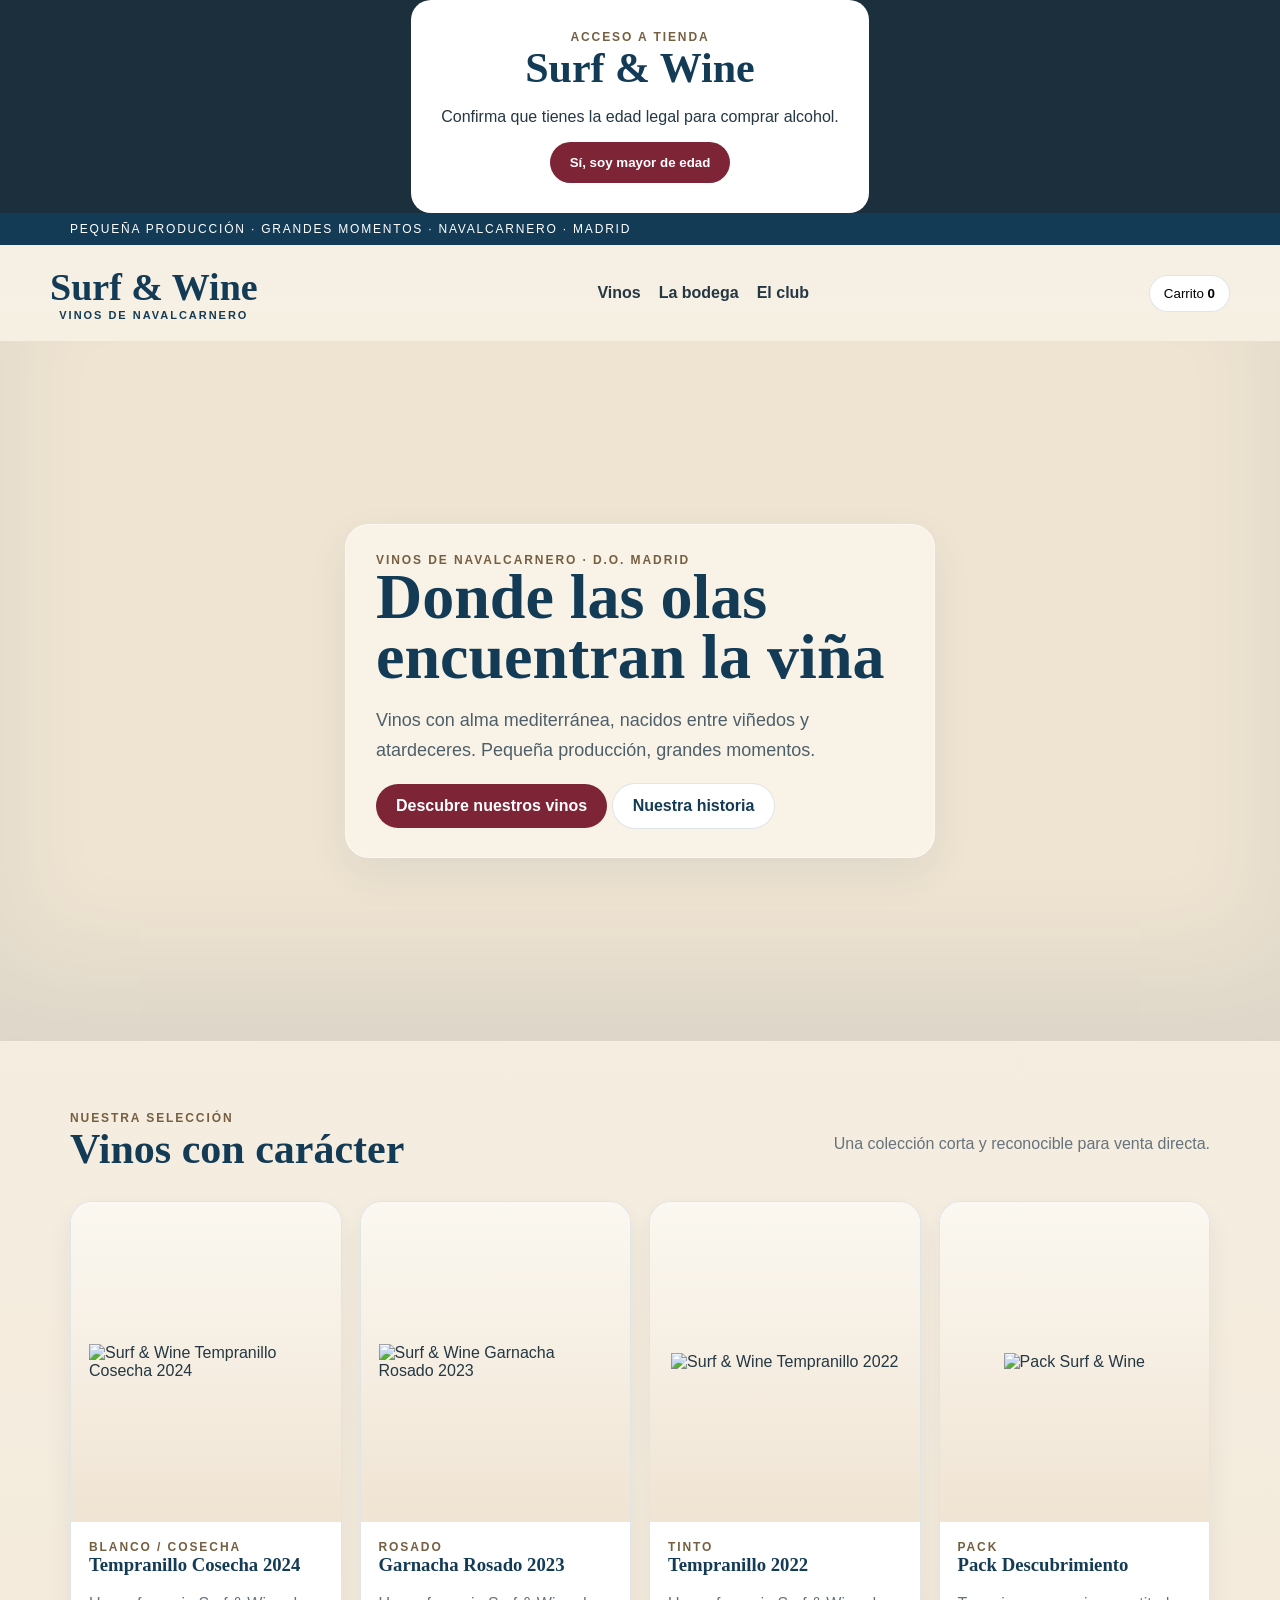
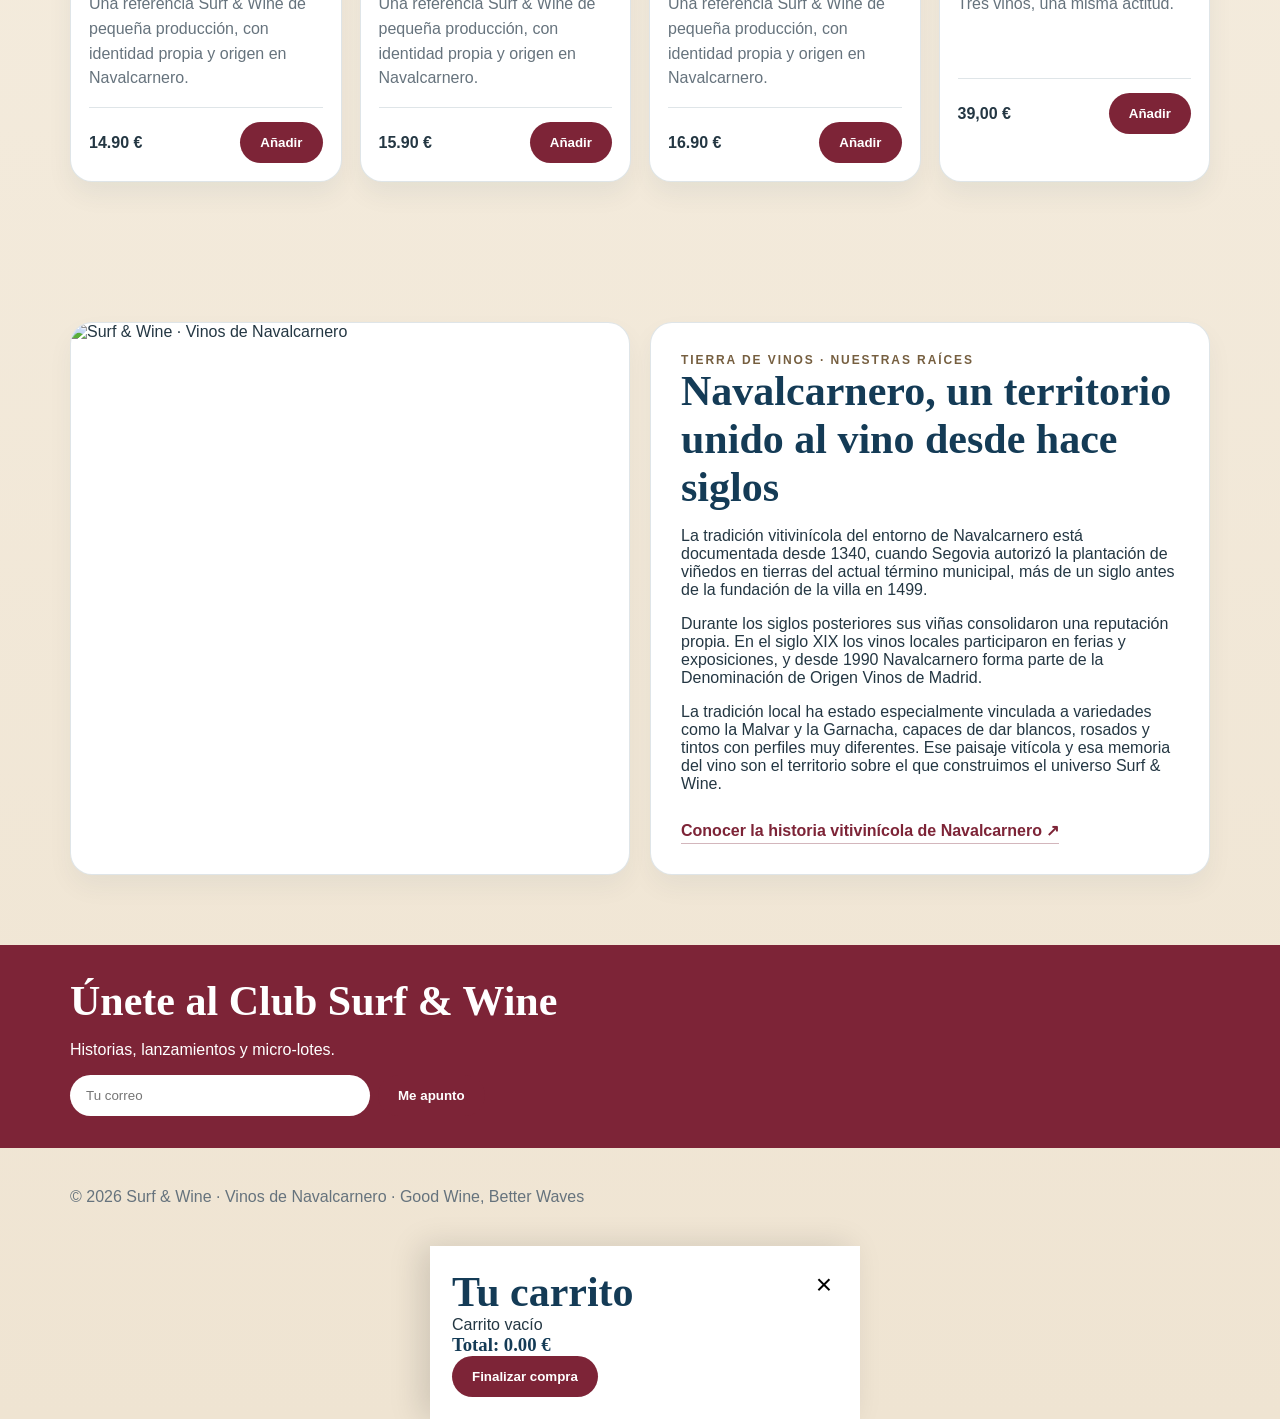
<file: index.html>
<!doctype html><html lang="es"><head><meta charset="utf-8"><meta name="viewport" content="width=device-width,initial-scale=1"><title>Surf & Wine</title><link rel="stylesheet" href="styles.css"></head><body><div class="age" id="age"><div class="agebox"><div class="eyebrow">Acceso a tienda</div><h2>Surf & Wine</h2><p>Confirma que tienes la edad legal para comprar alcohol.</p><button class="btn" onclick="enter()">Sí, soy mayor de edad</button></div></div><div class="top"><div class="wrap">Pequeña producción · Grandes momentos · Navalcarnero · Madrid</div></div><header><div class="wrap nav"><a class="logo" href="index.html">Surf & Wine<small>Vinos de Navalcarnero</small></a><nav class="links"><a href="#vinos">Vinos</a><a href="#bodega">La bodega</a><a href="#club">El club</a></nav><button class="cart" onclick="openCart()">Carrito <b id="cartCount">0</b></button></div></header><main><section class="hero" data-sw-bg="hero"><div class="wrap"><div class="copy"><div class="eyebrow">Vinos de Navalcarnero · D.O. Madrid</div><h1>Donde las olas<br>encuentran la viña</h1><p class="lead">Vinos con alma mediterránea, nacidos entre viñedos y atardeceres. Pequeña producción, grandes momentos.</p><a class="btn" href="#vinos">Descubre nuestros vinos</a> <a class="btn alt" href="#bodega">Nuestra historia</a></div></div></section><section id="vinos"><div class="wrap"><div class="head"><div><div class="eyebrow">Nuestra selección</div><h2>Vinos con carácter</h2></div><p>Una colección corta y reconocible para venta directa.</p></div><div class="grid"><article class="card"><a class="media" href="product-tempranillo-cosecha-2024.html"><img data-sw-img="cosecha" alt="Surf & Wine Tempranillo Cosecha 2024"></a><div class="body"><div class="eyebrow">Blanco / cosecha</div><h3>Tempranillo Cosecha 2024</h3><p>Una referencia Surf & Wine de pequeña producción, con identidad propia y origen en Navalcarnero.</p><div class="price"><span>14.90 €</span><button class="btn" onclick="add('Tempranillo Cosecha 2024',14.9)">Añadir</button></div></div></article><article class="card"><a class="media" href="product-garnacha-rosado-2023.html"><img data-sw-img="rosado" alt="Surf & Wine Garnacha Rosado 2023"></a><div class="body"><div class="eyebrow">Rosado</div><h3>Garnacha Rosado 2023</h3><p>Una referencia Surf & Wine de pequeña producción, con identidad propia y origen en Navalcarnero.</p><div class="price"><span>15.90 €</span><button class="btn" onclick="add('Garnacha Rosado 2023',15.9)">Añadir</button></div></div></article><article class="card"><a class="media" href="product-tempranillo-2022.html"><img data-sw-img="tinto" alt="Surf & Wine Tempranillo 2022"></a><div class="body"><div class="eyebrow">Tinto</div><h3>Tempranillo 2022</h3><p>Una referencia Surf & Wine de pequeña producción, con identidad propia y origen en Navalcarnero.</p><div class="price"><span>16.90 €</span><button class="btn" onclick="add('Tempranillo 2022',16.9)">Añadir</button></div></div></article><article class="card"><div class="media"><img data-sw-img="pack" alt="Pack Surf & Wine"></div><div class="body"><div class="eyebrow">Pack</div><h3>Pack Descubrimiento</h3><p>Tres vinos, una misma actitud.</p><div class="price"><span>39,00 €</span><button class="btn" onclick="add('Pack Descubrimiento',39)">Añadir</button></div></div></article></div></div></section><section id="bodega"><div class="wrap split"><div class="panel"><img data-sw-img="poster" alt="Surf & Wine · Vinos de Navalcarnero"></div><div class="panel"><div class="text"><div class="eyebrow">Tierra de vinos · Nuestras raíces</div><h2>Navalcarnero, un territorio unido al vino desde hace siglos</h2><p>La tradición vitivinícola del entorno de Navalcarnero está documentada desde 1340, cuando Segovia autorizó la plantación de viñedos en tierras del actual término municipal, más de un siglo antes de la fundación de la villa en 1499.</p><p>Durante los siglos posteriores sus viñas consolidaron una reputación propia. En el siglo XIX los vinos locales participaron en ferias y exposiciones, y desde 1990 Navalcarnero forma parte de la Denominación de Origen Vinos de Madrid.</p><p>La tradición local ha estado especialmente vinculada a variedades como la Malvar y la Garnacha, capaces de dar blancos, rosados y tintos con perfiles muy diferentes. Ese paisaje vitícola y esa memoria del vino son el territorio sobre el que construimos el universo Surf & Wine.</p><a class="source-link" href="https://navalcarnero.es/navalcarnero/turismo/gastronomia/tierra-de-vinos/" target="_blank" rel="noopener">Conocer la historia vitivinícola de Navalcarnero ↗</a></div></div></div></section></main><div class="band" id="club"><div class="wrap"><h2>Únete al Club Surf & Wine</h2><p>Historias, lanzamientos y micro-lotes.</p><form class="newsletter" onsubmit="event.preventDefault();alert('Gracias por apuntarte')"><input type="email" placeholder="Tu correo" required><button class="btn">Me apunto</button></form></div></div><footer><div class="wrap">© 2026 Surf & Wine · Vinos de Navalcarnero · Good Wine, Better Waves</div></footer><aside class="drawer" id="drawer"><button class="close" onclick="closeCart()">×</button><h2>Tu carrito</h2><div id="cartItems"></div><h3>Total: <span id="cartTotal">0,00 €</span></h3><button class="btn" onclick="alert('Checkout demo')">Finalizar compra</button></aside><script src="images.js"></script><script src="app.js"></script></body></html>
</file>
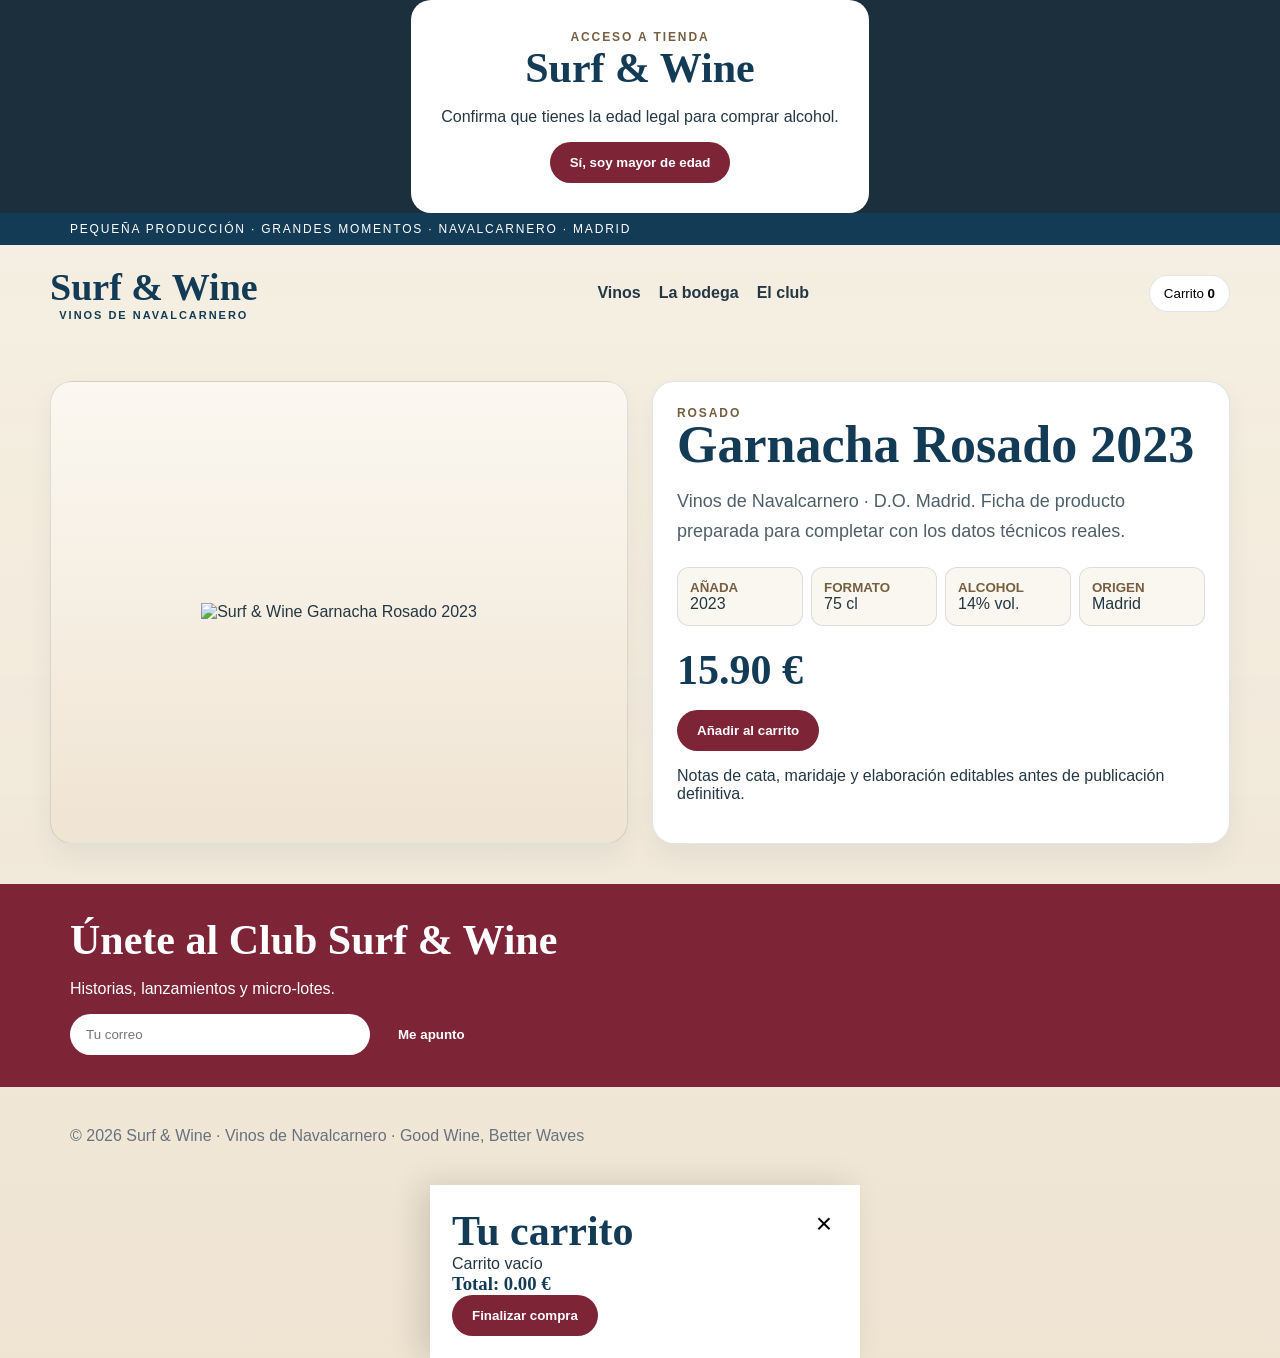
<file: product-garnacha-rosado-2023.html>
<!doctype html><html lang="es"><head><meta charset="utf-8"><meta name="viewport" content="width=device-width,initial-scale=1"><title>Garnacha Rosado 2023 · Surf & Wine</title><link rel="stylesheet" href="styles.css"></head><body><div class="age" id="age"><div class="agebox"><div class="eyebrow">Acceso a tienda</div><h2>Surf & Wine</h2><p>Confirma que tienes la edad legal para comprar alcohol.</p><button class="btn" onclick="enter()">Sí, soy mayor de edad</button></div></div><div class="top"><div class="wrap">Pequeña producción · Grandes momentos · Navalcarnero · Madrid</div></div><header><div class="wrap nav"><a class="logo" href="index.html">Surf & Wine<small>Vinos de Navalcarnero</small></a><nav class="links"><a href="index.html#vinos">Vinos</a><a href="index.html#bodega">La bodega</a><a href="index.html#club">El club</a></nav><button class="cart" onclick="openCart()">Carrito <b id="cartCount">0</b></button></div></header><main><div class="wrap product"><div class="image"><img data-sw-img="rosado" alt="Surf & Wine Garnacha Rosado 2023"></div><div class="info"><div class="eyebrow">Rosado</div><h1 style="font-size:52px">Garnacha Rosado 2023</h1><p class="lead">Vinos de Navalcarnero · D.O. Madrid. Ficha de producto preparada para completar con los datos técnicos reales.</p><div class="facts"><div class="fact"><small>Añada</small>2023</div><div class="fact"><small>Formato</small>75 cl</div><div class="fact"><small>Alcohol</small>14% vol.</div><div class="fact"><small>Origen</small>Madrid</div></div><h2>15.90 €</h2><p><button class="btn" onclick="add('Garnacha Rosado 2023',15.9)">Añadir al carrito</button></p><p>Notas de cata, maridaje y elaboración editables antes de publicación definitiva.</p></div></div></main><div class="band" id="club"><div class="wrap"><h2>Únete al Club Surf & Wine</h2><p>Historias, lanzamientos y micro-lotes.</p><form class="newsletter" onsubmit="event.preventDefault();alert('Gracias por apuntarte')"><input type="email" placeholder="Tu correo" required><button class="btn">Me apunto</button></form></div></div><footer><div class="wrap">© 2026 Surf & Wine · Vinos de Navalcarnero · Good Wine, Better Waves</div></footer><aside class="drawer" id="drawer"><button class="close" onclick="closeCart()">×</button><h2>Tu carrito</h2><div id="cartItems"></div><h3>Total: <span id="cartTotal">0,00 €</span></h3><button class="btn" onclick="alert('Checkout demo')">Finalizar compra</button></aside><script src="images.js"></script><script src="app.js"></script></body></html>
</file>
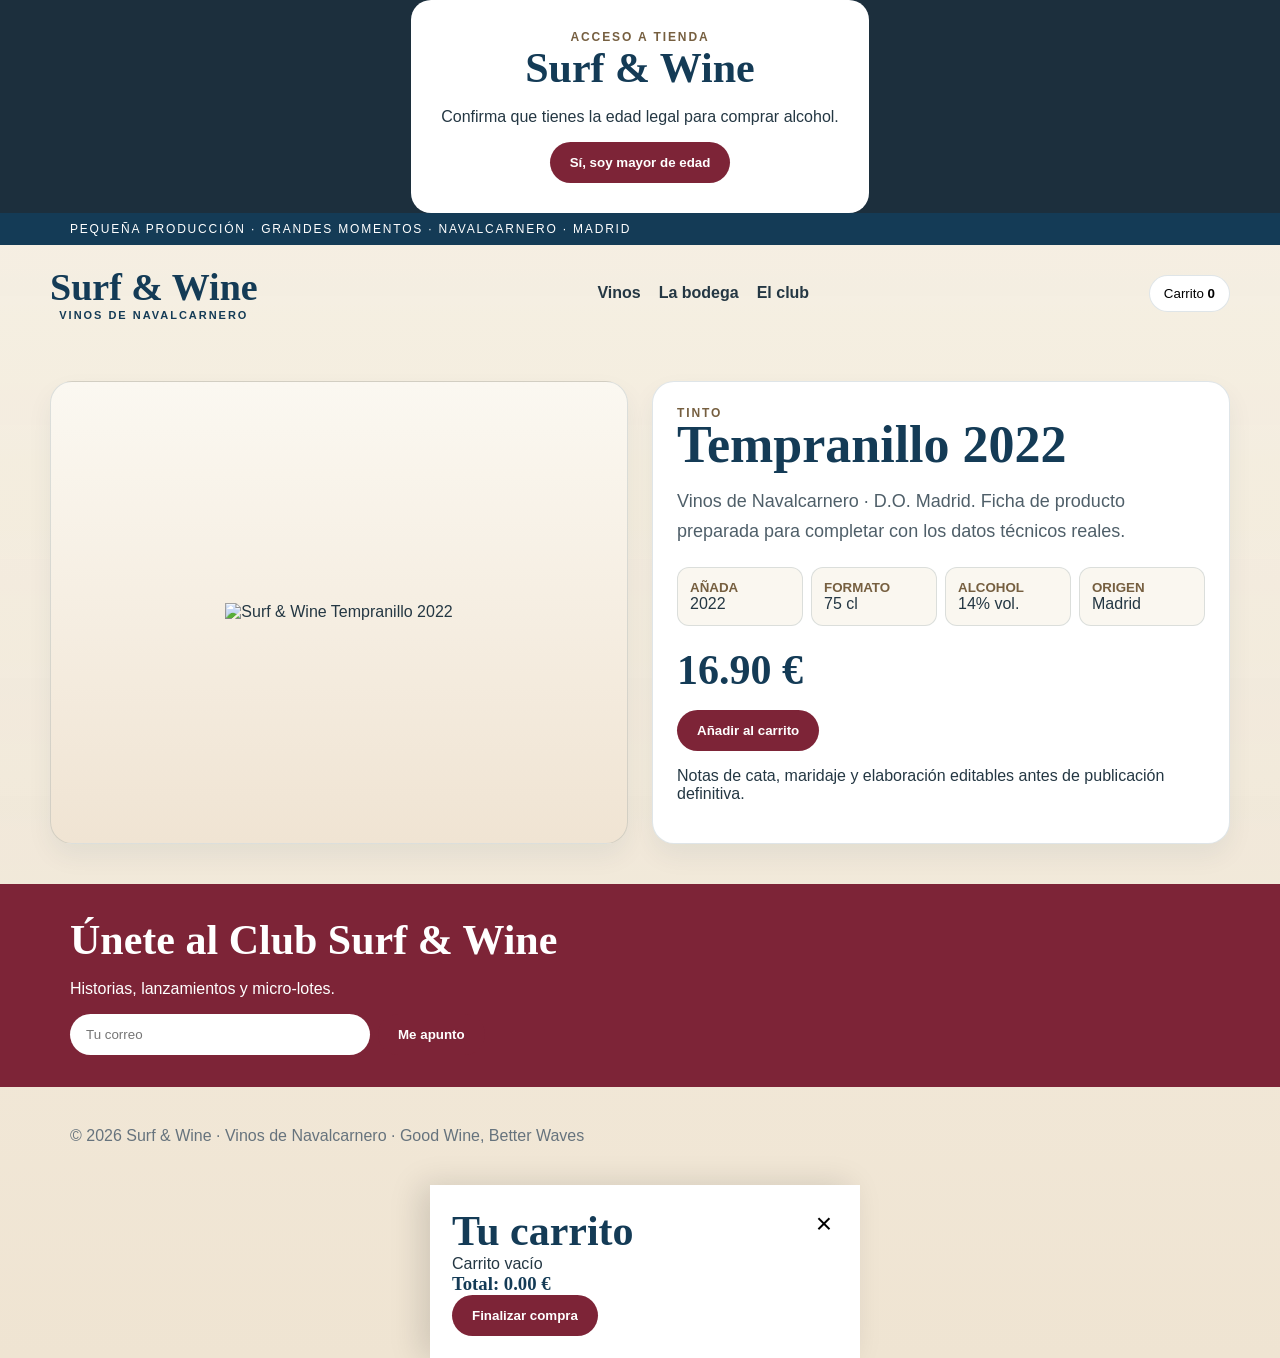
<file: product-tempranillo-2022.html>
<!doctype html><html lang="es"><head><meta charset="utf-8"><meta name="viewport" content="width=device-width,initial-scale=1"><title>Tempranillo 2022 · Surf & Wine</title><link rel="stylesheet" href="styles.css"></head><body><div class="age" id="age"><div class="agebox"><div class="eyebrow">Acceso a tienda</div><h2>Surf & Wine</h2><p>Confirma que tienes la edad legal para comprar alcohol.</p><button class="btn" onclick="enter()">Sí, soy mayor de edad</button></div></div><div class="top"><div class="wrap">Pequeña producción · Grandes momentos · Navalcarnero · Madrid</div></div><header><div class="wrap nav"><a class="logo" href="index.html">Surf & Wine<small>Vinos de Navalcarnero</small></a><nav class="links"><a href="index.html#vinos">Vinos</a><a href="index.html#bodega">La bodega</a><a href="index.html#club">El club</a></nav><button class="cart" onclick="openCart()">Carrito <b id="cartCount">0</b></button></div></header><main><div class="wrap product"><div class="image"><img data-sw-img="tinto" alt="Surf & Wine Tempranillo 2022"></div><div class="info"><div class="eyebrow">Tinto</div><h1 style="font-size:52px">Tempranillo 2022</h1><p class="lead">Vinos de Navalcarnero · D.O. Madrid. Ficha de producto preparada para completar con los datos técnicos reales.</p><div class="facts"><div class="fact"><small>Añada</small>2022</div><div class="fact"><small>Formato</small>75 cl</div><div class="fact"><small>Alcohol</small>14% vol.</div><div class="fact"><small>Origen</small>Madrid</div></div><h2>16.90 €</h2><p><button class="btn" onclick="add('Tempranillo 2022',16.9)">Añadir al carrito</button></p><p>Notas de cata, maridaje y elaboración editables antes de publicación definitiva.</p></div></div></main><div class="band" id="club"><div class="wrap"><h2>Únete al Club Surf & Wine</h2><p>Historias, lanzamientos y micro-lotes.</p><form class="newsletter" onsubmit="event.preventDefault();alert('Gracias por apuntarte')"><input type="email" placeholder="Tu correo" required><button class="btn">Me apunto</button></form></div></div><footer><div class="wrap">© 2026 Surf & Wine · Vinos de Navalcarnero · Good Wine, Better Waves</div></footer><aside class="drawer" id="drawer"><button class="close" onclick="closeCart()">×</button><h2>Tu carrito</h2><div id="cartItems"></div><h3>Total: <span id="cartTotal">0,00 €</span></h3><button class="btn" onclick="alert('Checkout demo')">Finalizar compra</button></aside><script src="images.js"></script><script src="app.js"></script></body></html>
</file>
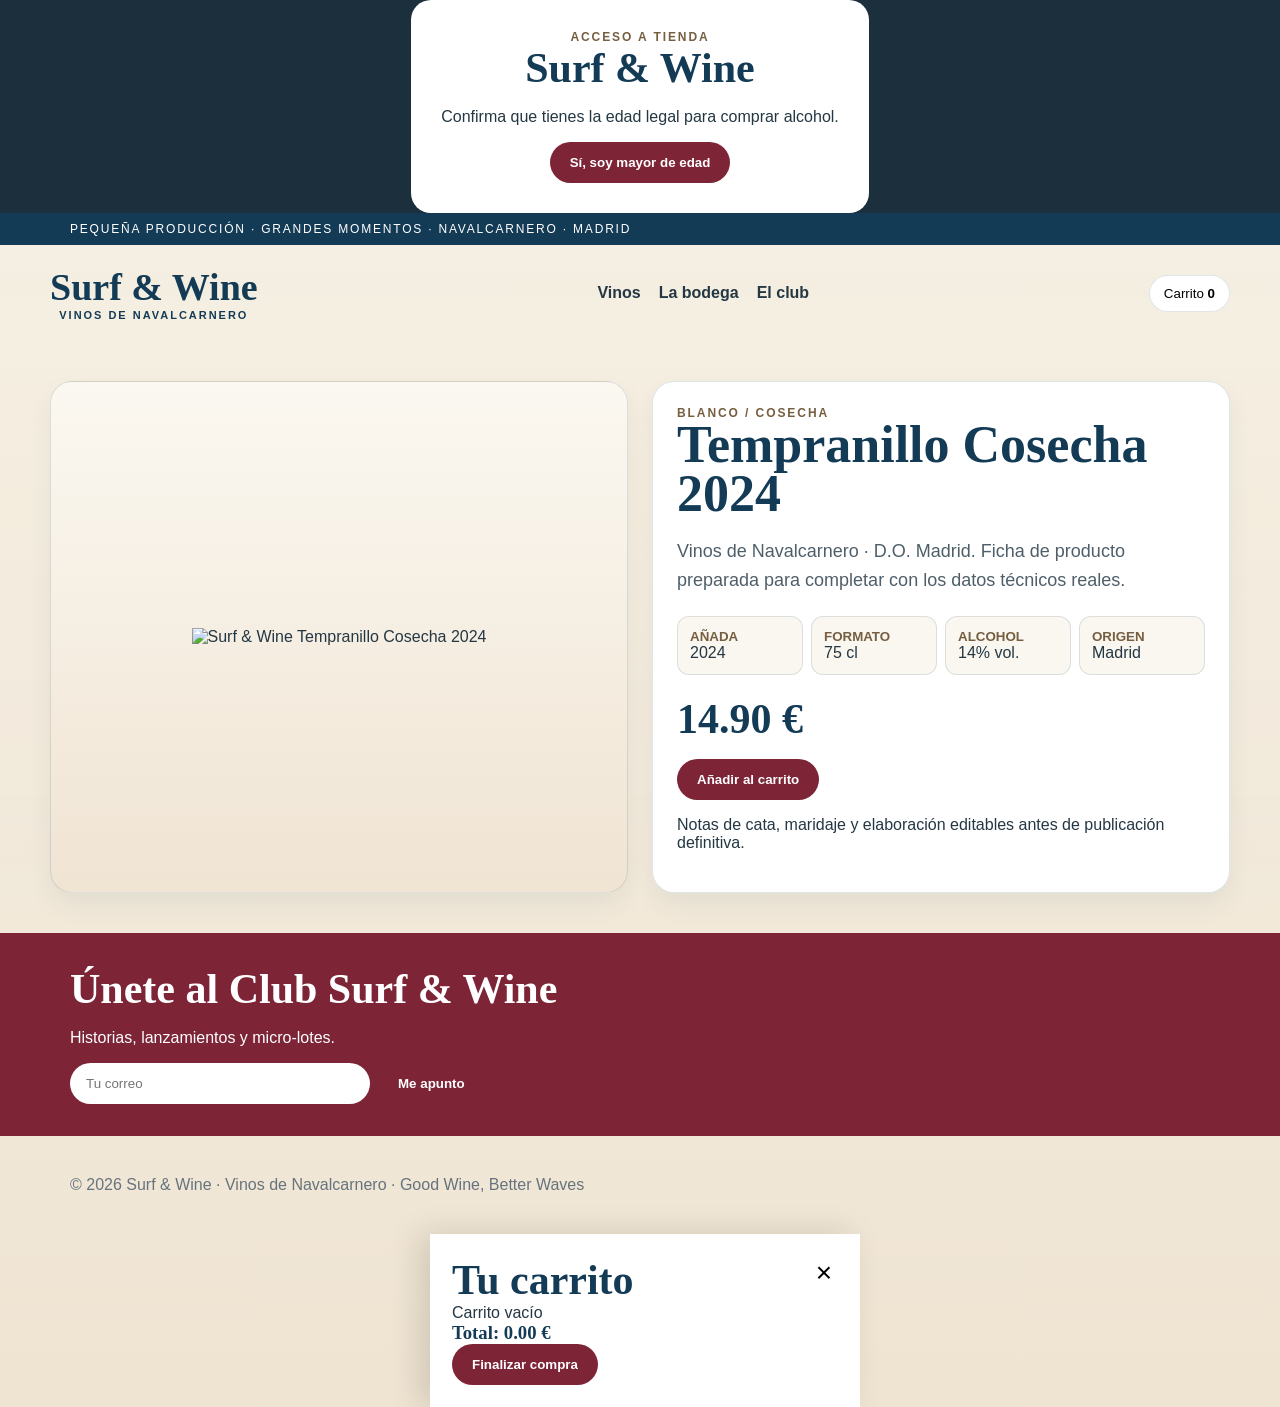
<file: product-tempranillo-cosecha-2024.html>
<!doctype html><html lang="es"><head><meta charset="utf-8"><meta name="viewport" content="width=device-width,initial-scale=1"><title>Tempranillo Cosecha 2024 · Surf & Wine</title><link rel="stylesheet" href="styles.css"></head><body><div class="age" id="age"><div class="agebox"><div class="eyebrow">Acceso a tienda</div><h2>Surf & Wine</h2><p>Confirma que tienes la edad legal para comprar alcohol.</p><button class="btn" onclick="enter()">Sí, soy mayor de edad</button></div></div><div class="top"><div class="wrap">Pequeña producción · Grandes momentos · Navalcarnero · Madrid</div></div><header><div class="wrap nav"><a class="logo" href="index.html">Surf & Wine<small>Vinos de Navalcarnero</small></a><nav class="links"><a href="index.html#vinos">Vinos</a><a href="index.html#bodega">La bodega</a><a href="index.html#club">El club</a></nav><button class="cart" onclick="openCart()">Carrito <b id="cartCount">0</b></button></div></header><main><div class="wrap product"><div class="image"><img data-sw-img="cosecha" alt="Surf & Wine Tempranillo Cosecha 2024"></div><div class="info"><div class="eyebrow">Blanco / cosecha</div><h1 style="font-size:52px">Tempranillo Cosecha 2024</h1><p class="lead">Vinos de Navalcarnero · D.O. Madrid. Ficha de producto preparada para completar con los datos técnicos reales.</p><div class="facts"><div class="fact"><small>Añada</small>2024</div><div class="fact"><small>Formato</small>75 cl</div><div class="fact"><small>Alcohol</small>14% vol.</div><div class="fact"><small>Origen</small>Madrid</div></div><h2>14.90 €</h2><p><button class="btn" onclick="add('Tempranillo Cosecha 2024',14.9)">Añadir al carrito</button></p><p>Notas de cata, maridaje y elaboración editables antes de publicación definitiva.</p></div></div></main><div class="band" id="club"><div class="wrap"><h2>Únete al Club Surf & Wine</h2><p>Historias, lanzamientos y micro-lotes.</p><form class="newsletter" onsubmit="event.preventDefault();alert('Gracias por apuntarte')"><input type="email" placeholder="Tu correo" required><button class="btn">Me apunto</button></form></div></div><footer><div class="wrap">© 2026 Surf & Wine · Vinos de Navalcarnero · Good Wine, Better Waves</div></footer><aside class="drawer" id="drawer"><button class="close" onclick="closeCart()">×</button><h2>Tu carrito</h2><div id="cartItems"></div><h3>Total: <span id="cartTotal">0,00 €</span></h3><button class="btn" onclick="alert('Checkout demo')">Finalizar compra</button></aside><script src="images.js"></script><script src="app.js"></script></body></html>
</file>
<file: styles.css>
:root{--cream:#f5efe4;--blue:#143b56;--wine:#7d2437;--gold:#b99052;--line:#143b5622;--muted:#66737d}*{box-sizing:border-box}body{margin:0;font-family:Arial,sans-serif;background:linear-gradient(180deg,#f8f2e7 0%,#efe4d2 100%);color:#243743;position:relative;overflow-x:hidden}body>*:not(.site-bg){position:relative;z-index:1}.site-bg{position:fixed;inset:0;z-index:0;background-size:cover;background-position:center;opacity:.08;filter:saturate(.8) contrast(.95);pointer-events:none}.site-bg:after{content:"";position:absolute;inset:0;background:linear-gradient(180deg,rgba(245,239,228,.92),rgba(245,239,228,.74) 55%,rgba(245,239,228,.90))}a{text-decoration:none;color:inherit}.wrap{max-width:1180px;margin:auto;padding:0 20px}.top{background:var(--blue);color:#fff;padding:9px 0;font-size:12px;letter-spacing:.15em;text-transform:uppercase}.nav{display:flex;justify-content:space-between;align-items:center;padding:20px 0;gap:18px;flex-wrap:wrap}.logo{font:700 38px Georgia;color:var(--blue)}.logo small{display:block;font:700 11px Arial;letter-spacing:.18em;text-transform:uppercase;text-align:center}.links{display:flex;gap:18px;font-weight:700}.cart{border:1px solid var(--line);border-radius:999px;padding:10px 14px;background:#fff}.hero{min-height:700px;display:flex;align-items:center;background-color:#efe4d2;background-size:cover;background-position:center;box-shadow:inset 0 -80px 100px rgba(20,59,86,.08)}.hero .copy{max-width:590px;background:rgba(250,246,238,.78);backdrop-filter:blur(2px);padding:28px 30px;border:1px solid #ffffff88;border-radius:24px;box-shadow:0 16px 40px #143b5614}.eyebrow{text-transform:uppercase;letter-spacing:.16em;font-weight:800;font-size:12px;color:#765f40}h1,h2,h3{font-family:Georgia,serif;color:var(--blue);margin:0}h1{font-size:64px;line-height:.95}h2{font-size:42px}.lead{font-size:18px;line-height:1.65;color:#4f5f69}.btn{display:inline-block;border:0;border-radius:999px;padding:13px 20px;background:var(--wine);color:#fff;font-weight:800;cursor:pointer}.btn.alt{background:#fff;color:var(--blue);border:1px solid var(--line)}section{padding:70px 0}.head{display:flex;justify-content:space-between;align-items:end;gap:20px;margin-bottom:28px}.head p{max-width:480px;color:var(--muted);line-height:1.6}.grid{display:grid;grid-template-columns:repeat(4,1fr);gap:18px}.card{background:#fff;border:1px solid var(--line);border-radius:22px;overflow:hidden;box-shadow:0 12px 26px #143b5610}.media{height:320px;display:grid;place-items:center;background:linear-gradient(180deg,#fbf8f1,#f0e4d3);padding:18px;overflow:hidden}.media img{display:block;max-width:100%;max-height:100%;width:auto;height:auto;object-fit:contain}.body{padding:18px}.body p{color:var(--muted);line-height:1.55;min-height:70px}.price{display:flex;justify-content:space-between;align-items:center;border-top:1px solid var(--line);padding-top:14px;font-weight:800}.split{display:grid;grid-template-columns:1fr 1fr;gap:20px}.panel{background:#fff;border:1px solid var(--line);border-radius:22px;overflow:hidden;box-shadow:0 12px 26px #143b560d}.panel img{width:100%;height:100%;object-fit:cover}.panel .text{padding:30px}.band{background:var(--wine);color:#fff;padding:32px 0}.band h2{color:#fff}.newsletter{display:flex;gap:8px}.newsletter input{padding:12px 16px;border-radius:999px;border:0;min-width:300px}footer{padding:40px 0;color:#66737d}.products3{display:grid;grid-template-columns:repeat(3,1fr);gap:18px}.product{display:grid;grid-template-columns:1fr 1fr;gap:24px;padding:40px 0}.product .image,.product .info{background:#fff;border:1px solid var(--line);border-radius:22px;padding:24px;box-shadow:0 12px 26px #143b5610}.product .image{display:grid;place-items:center;background:linear-gradient(180deg,#fbf8f1,#f0e4d3)}.product .image img{max-height:620px;max-width:100%;object-fit:contain}.facts{display:grid;grid-template-columns:repeat(4,1fr);gap:8px;margin:20px 0}.fact{background:#faf7f0;border:1px solid var(--line);border-radius:12px;padding:12px}.fact small{display:block;color:#765f40;text-transform:uppercase;font-weight:800}.drawer{position:fixed;right:-430px;top:0;bottom:0;width:min(430px,100%);background:#fff;z-index:10;padding:22px;transition:.25s;box-shadow:-10px 0 30px #0002}.drawer.show{right:0}.close{float:right;border:0;background:none;font-size:28px}.item{display:flex;justify-content:space-between;border-bottom:1px solid var(--line);padding:12px 0}.age{position:fixed;inset:0;background:#102434f2;display:grid;place-items:center;z-index:20}.agebox{background:#fff;border-radius:20px;padding:30px;max-width:480px;text-align:center}.source-link{display:inline-block;margin-top:12px;color:var(--wine);font-weight:800;border-bottom:1px solid #7d243755;padding-bottom:3px}.source-link:hover{border-color:var(--wine)}@media(max-width:900px){h1{font-size:48px}.grid{grid-template-columns:1fr 1fr}.split,.product{grid-template-columns:1fr}.facts{grid-template-columns:1fr 1fr}.hero{min-height:560px}.hero .copy{max-width:520px}}@media(max-width:600px){.grid,.products3{grid-template-columns:1fr}.links{display:none}.newsletter{display:block}.newsletter input{min-width:0;width:100%;margin-bottom:8px}.hero{min-height:500px}.hero .copy{padding:22px}.media{height:360px}}
</file>
